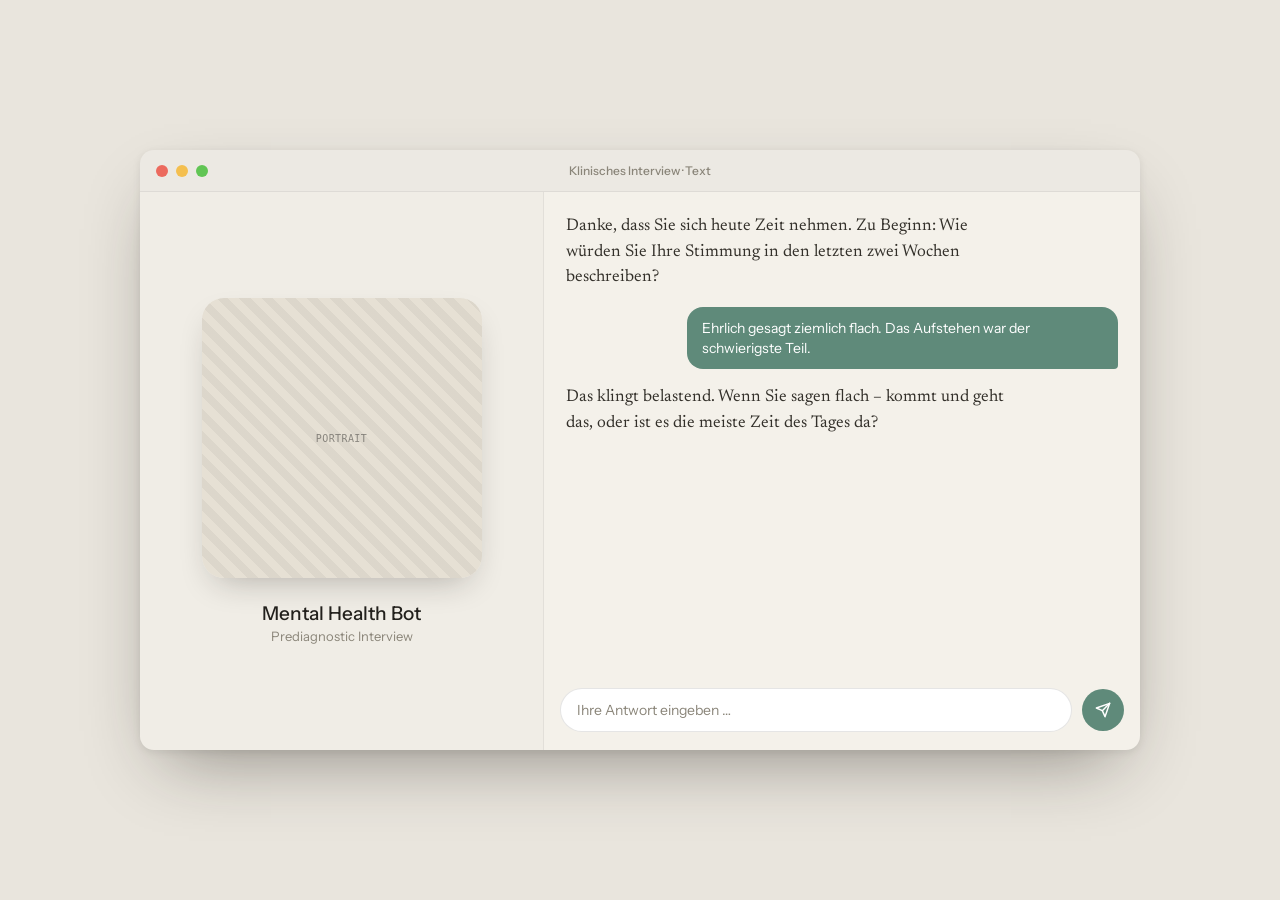
<file: web_interface_new/index.html>
<!DOCTYPE html>
<html lang="de">
<head>
<meta charset="UTF-8">
<meta name="viewport" content="width=device-width, initial-scale=1.0">
<title>Klinisches Interview</title>

<!-- Schriften: Newsreader (serif, warm) für die Fragen, Instrument Sans für die UI -->
<link rel="preconnect" href="https://fonts.googleapis.com">
<link rel="preconnect" href="https://fonts.gstatic.com" crossorigin>
<link href="https://fonts.googleapis.com/css2?family=Newsreader:opsz,wght@6..72,400;6..72,500&family=Instrument+Sans:wght@400;500;600&display=swap" rel="stylesheet">

<!-- Design -->
<link rel="stylesheet" href="style.css">

<!-- INHALTE: kommt aus der separaten Datei. Dein System ersetzt sie später. -->
<script src="conversation.js"></script>
</head>
<body>

<!-- =========================================================================
     GRUNDGERÜST DES FENSTERS
     Beide Modalitäts-Panels (Text & Sprache) sind vorhanden; das Skript
     unten zeigt je nach Einstellung nur EINES an.
     ========================================================================= -->
<div class="deskwin">

  <!-- Titelleiste -->
  <div class="titlebar">
    <div class="lights"><div class="tl tlr"></div><div class="tl tly"></div><div class="tl tlg"></div></div>
    <div class="wintitle" id="winTitle">Klinisches Interview</div>
  </div>

  <div class="deskbody">

    <!-- LINKS: Embodiment-Bühne (feste Größe). Inhalt füllt das Skript ein. -->
    <div class="stage">
      <div class="slot" id="slot"></div>
      <div class="slotmeta">
        <div class="slotname" id="clinicianName">—</div>
        <div class="slotrole" id="clinicianRole">—</div>
      </div>
    </div>

    <!-- RECHTS: Konversation. Der Chat wird in BEIDEN Modalitäten gezeigt.
         Unten je nach Modalität die passende Leiste. -->
    <div class="convo">
      <div class="chat" id="chat"><!-- Sprechblasen werden eingefügt --></div>

      <!-- Leiste A: TEXT-Modalität -->
      <div class="inputbar" id="inputbar">
        <input class="field" type="text" placeholder="Ihre Antwort eingeben …">
        <button class="send" aria-label="Senden">
          <svg width="16" height="16" viewBox="0 0 24 24" fill="none" stroke="#fff" stroke-width="2.2" stroke-linecap="round" stroke-linejoin="round"><path d="M22 2 11 13"/><path d="M22 2 15 22l-4-9-9-4Z"/></svg>
        </button>
      </div>

      <!-- Leiste B: SPRACH-Modalität — Mikro per KLICK umschalten (kein Halten) -->
      <div class="micbar" id="micbar" style="display:none">
        <button class="mictoggle" id="micBtn">
          <span class="miccircle">
            <svg width="14" height="14" viewBox="0 0 24 24" fill="none" stroke="#fff" stroke-width="2" stroke-linecap="round" stroke-linejoin="round"><rect x="9" y="2" width="6" height="12" rx="3"/><path d="M5 10a7 7 0 0 0 14 0"/><path d="M12 17v4"/></svg>
          </span>
          <span id="micLabel">Zum Sprechen klicken</span>
        </button>
      </div>
    </div>
  </div>

  <!-- FORSCHER-OVERLAY: mit  Cmd/Strg + Shift + R  ein-/ausblenden -->
  <div class="ovpanel hidden" id="overlay">
    <div class="ovhd"><span class="ovtitle">Forscher</span><span class="ovkbd">⌘/Strg ⇧ R</span></div>

    <!-- FAKTOR 1: Embodiment -->
    <div class="ovgroup">
      <div class="ovglabel">Embodiment</div>
      <div class="seg" id="embSeg">
        <button class="segbtn" data-emb="logo">Logo</button>
        <button class="segbtn" data-emb="picture">Bild</button>
        <button class="segbtn" data-emb="video">Video</button>
        <button class="segbtn" data-emb="avatar">Avatar</button>
      </div>
    </div>

    <!-- FAKTOR 2: Modalität -->
    <div class="ovgroup">
      <div class="ovglabel">Modalität</div>
      <div class="tog" id="modTog">
        <button class="togbtn" data-mod="text">Text</button>
        <button class="togbtn" data-mod="speech">Sprache</button>
      </div>
    </div>

    <!-- Transkript-Log (nur für Forschende) -->
    <div class="ovgroup">
      <div class="ovglabel">Transkript-Log</div>
      <div class="log" id="log"></div>
    </div>
  </div>
</div>

<!-- =========================================================================
     RENDER-LOGIK
     Liest window.CONVERSATION (aus conversation.js). Fehlt die Datei, wird der
     eingebaute Beispieltext genutzt, damit das Layout testbar bleibt.
     >>> Als Forscher musst du hier normalerweise NICHTS ändern – Inhalte und
         Bedingungen steuerst du über conversation.js bzw. das Overlay. <<<
     ========================================================================= -->
<script>
(function () {
  "use strict";

  /* --- Not-Beispieltext, falls conversation.js fehlt -------------------- */
  const FALLBACK = {
    clinicianName: "Dr. Maren Vos",
    clinicianRole: "Klinisches Interview · Aufnahme",
    embodiment: "picture", pictureSrc: "", videoSrc: "",
    modality: "text",
    clinicianTyping: true,
    clinicianSpeaking: false, userRecording: false, liveTranscript: "", spokenChars: null,
    messages: [
      { role: "clinician", text: "Danke, dass Sie sich heute Zeit nehmen. Wie würden Sie Ihre Stimmung in den letzten zwei Wochen beschreiben?" },
      { role: "user",      text: "Ehrlich gesagt ziemlich flach." },
      { role: "clinician", text: "Das klingt belastend. Ist das die meiste Zeit des Tages da?" }
    ]
  };

  const cfg = window.CONVERSATION || FALLBACK;
  if (!window.CONVERSATION) {
    window.CONVERSATION = cfg;
  }

  /* --- Baut den Inhalt des Embodiment-Kastens je Bedingung -------------- */
  function embodimentHTML() {
    switch (cfg.embodiment) {
      case "logo":
        return '<div class="logofill"><div class="logoglyph"></div></div>';
      case "avatar":
        return '<div class="avatarfill"><div class="avhead"></div><div class="avbody"></div></div>';
      case "picture":
        return cfg.pictureSrc
          ? '<img class="fill embimg" src="' + cfg.pictureSrc + '" alt="Klinikerin">'
          : '<div class="ph"><span class="phlabel">Portrait</span></div>';
      case "video":
        var v = cfg.videoSrc
          ? '<video class="fill embimg" src="' + cfg.videoSrc + '" autoplay muted loop playsinline></video>'
          : '<div class="ph"><span class="phlabel">Video</span></div>';
        return v +
          '<div class="livebadge"><span class="livedot"></span>LIVE</div>' +
          '<div class="wave">' +
            '<span class="wbar" style="height:8px"></span><span class="wbar" style="height:18px;animation-delay:.1s"></span>' +
            '<span class="wbar" style="height:12px;animation-delay:.2s"></span><span class="wbar" style="height:22px;animation-delay:.15s"></span>' +
            '<span class="wbar" style="height:9px;animation-delay:.05s"></span></div>';
      default:
        return '<div class="ph"><span class="phlabel">?</span></div>';
    }
  }

  /* --- Zeichnet die gesamte Oberfläche neu ------------------------------ */
  function render() {
    // Kopf
    document.getElementById("clinicianName").textContent = cfg.clinicianName;
    document.getElementById("clinicianRole").textContent = cfg.clinicianRole;
    document.getElementById("winTitle").textContent =
      "Klinisches Interview · " + (cfg.modality === "speech" ? "Sprache" : "Text");

    // Embodiment
    document.getElementById("slot").innerHTML = embodimentHTML();

    // Modalität: passende Bodenleiste zeigen (Chat ist in BEIDEN sichtbar)
    const isSpeech = cfg.modality === "speech";
    document.getElementById("inputbar").style.display = isSpeech ? "none" : "flex";
    document.getElementById("micbar").style.display   = isSpeech ? "flex" : "none";

    // Chat-Blasen (in BEIDEN Modalitäten). In der Sprach-Modalität wird die
    // Sprachausgabe des LLM ebenso als Text gezeigt wie die transkribierte
    // (auch live mitgeschriebene) Eingabe der teilnehmenden Person.
    const chat = document.getElementById("chat");

    // Schnellpfad während der Sprachausgabe: NICHT das Chat-DOM neu aufbauen,
    // sonst starten die "spricht gerade"-Balken bei jedem render()-Tick (alle
    // 50 ms) ihre CSS-Animation neu und wirken dadurch eingefroren. Wir
    // aktualisieren nur den bereits gesprochenen Text der bestehenden Blase.
    const lastMsg = cfg.messages[cfg.messages.length - 1];
    const spk = chat.querySelector(".bqspk:last-child");
    if (isSpeech && cfg.clinicianSpeaking && spk && lastMsg && lastMsg.role === "clinician"
        && spk.dataset.msg === lastMsg.text) {
      const el = spk.querySelector(".bq");
      const shown = (cfg.spokenChars == null) ? lastMsg.text : lastMsg.text.slice(0, cfg.spokenChars);
      el.textContent = shown;
      if (cfg.spokenChars != null && cfg.spokenChars < lastMsg.text.length) {
        el.insertAdjacentHTML("beforeend", '<span class="caret"></span>');
      }
      chat.scrollTop = chat.scrollHeight;
      return;
    }
    
    chat.innerHTML = "";
    cfg.messages.forEach(function (m, i) {
      const isLast = i === cfg.messages.length - 1;
      if (isSpeech && m.role === "clinician" && isLast && cfg.clinicianSpeaking) {
        // LLM spricht gerade -> Blase mit "spricht gerade"-Balken statt Punkt,
        // Text SYNCHRON zum Ton (nur bereits gesprochene Zeichen).
        chat.insertAdjacentHTML("beforeend",
          '<div class="bqspk">' +
          '<span class="speakbars"><i></i><i></i><i></i><i></i></span>' +
          '<span class="bq" style="font-size:16px"></span></div>');
        chat.querySelector(".bqspk:last-child").dataset.msg = m.text;
        var shown = (cfg.spokenChars == null) ? m.text : m.text.slice(0, cfg.spokenChars);
        var el = chat.querySelector(".bqspk:last-child .bq");
        el.textContent = shown;
        if (cfg.spokenChars != null && cfg.spokenChars < m.text.length) {
          el.insertAdjacentHTML("beforeend", '<span class="caret"></span>');
        }
      } else {
        const b = document.createElement("div");
        b.className = m.role === "user" ? "ba" : "bq";
        b.textContent = m.text;
        chat.appendChild(b);
      }
    });

    if (isSpeech) {
      // Live mitgeschriebene Eingabe während der Aufnahme
      if (cfg.userRecording && cfg.liveTranscript) {
        const lb = document.createElement("div");
        lb.className = "livebubble";
        lb.textContent = cfg.liveTranscript;
        lb.insertAdjacentHTML("beforeend", '<span class="caret"></span>');
        chat.appendChild(lb);
      }
      // Mikro-Button-Zustand
      const btn = document.getElementById("micBtn");
      if (btn) {
        btn.classList.toggle("rec", !!cfg.userRecording);
        const disabled = cfg.processingResponse;
        btn.disabled = disabled;
        btn.classList.toggle("disabled", disabled);
        btn.style.pointerEvents = disabled ? "none" : "auto";
        document.getElementById("micLabel").textContent =
          cfg.processingResponse ? "Bitte warten…" : (cfg.userRecording ? "Aufnahme … zum Stoppen klicken" : "Zum Sprechen klicken");
      }
      if ((cfg.clinicianTyping || cfg.processingResponse) && !cfg.userRecording) {
        chat.insertAdjacentHTML("beforeend",
          '<div class="typing"><span class="dot"></span><span class="dot"></span><span class="dot"></span></div>');
      }
    } else if (cfg.clinicianTyping) {
      // Text-Modalität: "tippt …"-Punkte
      chat.insertAdjacentHTML("beforeend",
        '<div class="typing"><span class="dot"></span><span class="dot"></span><span class="dot"></span></div>');
    }
    chat.scrollTop = chat.scrollHeight;

    // Transkript-Log (immer – auch in der Sprach-Bedingung, nur für Forschende)
    const log = document.getElementById("log");
    log.innerHTML = cfg.messages.map(function (m) {
      const who = m.role === "user" ? "P01" : "LLM";
      return '<div class="logrow"><b>' + who + '</b> ' + m.text + '</div>';
    }).join("");

    // aktive Buttons im Overlay markieren
    document.querySelectorAll("#embSeg .segbtn").forEach(function (btn) {
      btn.classList.toggle("on", btn.dataset.emb === cfg.embodiment);
    });
    document.querySelectorAll("#modTog .togbtn").forEach(function (btn) {
      btn.classList.toggle("on", btn.dataset.mod === cfg.modality);
    });
  }

  /* --- Overlay-Bedienung (Forscher) ------------------------------------- */
  // Tastenkürzel zum Ein-/Ausblenden
  document.addEventListener("keydown", function (e) {
    if ((e.metaKey || e.ctrlKey) && e.shiftKey && (e.key === "R" || e.key === "r")) {
      e.preventDefault();
      document.getElementById("overlay").classList.toggle("hidden");
    }
  });
  // Embodiment / Modalität live umschalten (zum Testen der Bedingungen)
  document.getElementById("embSeg").addEventListener("click", function (e) {
    const b = e.target.closest("[data-emb]"); if (!b) return;
    cfg.embodiment = b.dataset.emb; render();
  });
  document.getElementById("modTog").addEventListener("click", function (e) {
    const b = e.target.closest("[data-mod]"); if (!b) return;
    cfg.modality = b.dataset.mod; render();
  });
  // Mikro per Klick umschalten (Sprach-Modalität, PC-tauglich).
  // >>> HIER hängst du deine Aufnahme an: bei Start MediaRecorder starten und den
  //     STT-Text laufend in cfg.liveTranscript schreiben + render(); bei Stopp die
  //     fertige Eingabe an dein Flask-Backend senden (analog sendChatMessage). <<<
  var micBtn = document.getElementById("micBtn");
  if (micBtn) micBtn.addEventListener("click", function () {
    if (cfg.processingResponse) {
      return;
    }
    cfg.userRecording = !cfg.userRecording;
    if (typeof window.onMicToggle === "function") window.onMicToggle(cfg.userRecording);
    render();
  });

  window.render = render;
  window.setupTextInput = setupTextInput;

  setupTextInput();
  render();
})();
</script>
</body>
</html>
</file>
<file: web_interface_new/style.css>
/* =============================================================================
   style.css  —  Design & Animationen des Interview-Interfaces
   =============================================================================
   AUFBAU:
     1) :root  -> ALLE "Regler" (Farben, Größen, Radien). Hier stellst du ein.
     2) Grundgerüst / Fenster
     3) Embodiment-Bühne (feste Größe in JEDER Bedingung!)
     4) Text-Modalität (Chat)
     5) Sprach-Modalität (Kugel, Aufnahme-Button)
     6) Forscher-Overlay
     7) Animationen (@keyframes)
   ============================================================================= */

/* 1) ======================  REGLER — HIER ÄNDERN  ==========================
   Alles unten nutzt diese Variablen. Eine Änderung hier wirkt überall.       */
:root{
  /* Akzentfarbe (Sprechblasen, Sprach-Kugel, Buttons, aktive Zustände) */
  --accent:      #5f8a7a;   /* Sage. Alternativen: #4f79bd Blau · #c07a56 Terrakotta · #5f7385 Schiefer */
  --accent-ink:  #4a6e60;   /* dunklere Variante (Hover) */

  /* Flächen & Text (Stimmung/„mood") */
  --paper:  #f4f1ea;        /* Oberfläche der hellen Screens. Kühler: #eef1f4 · neutraler: #f0efec */
  --ink:    #23211d;        /* Textfarbe */
  --muted:  #8a8579;        /* Nebentext (Rollen, Zeitstempel) */
  --page:   #e9e5dd;        /* Hintergrund hinter dem Fenster */

  /* Größen (Layout) */
  --win-width:   1000px;    /* Fensterbreite */
  --win-height:  600px;     /* Fensterhöhe */
  --stage-width: 404px;     /* Breite der Embodiment-Bühne (bleibt fix -> vergleichbar) */
  --slot-size:   280px;     /* Kantenlänge des Embodiment-Kastens */
  --radius:      22px;      /* Rundung des Embodiment-Kastens */

  /* Schrift der Klinikerin-Fragen: 'Newsreader' = warm/serif, 'Instrument Sans' = klinisch */
  --clinician-font: 'Newsreader', Georgia, serif;
}

/* 2) ============================  GRUNDGERÜST  ============================= */
*{ box-sizing: border-box; }
body{
  margin:0;
  min-height:100vh;
  display:grid; place-items:center;        /* Fenster zentrieren */
  background:var(--page);
  font-family:'Instrument Sans', system-ui, sans-serif;
  color:var(--ink);
}
a{ color:var(--accent); } a:hover{ color:var(--accent-ink); }

/* Desktop-Fenster */
.deskwin{
  position:relative;                        /* Bezug für das Overlay */
  width:var(--win-width); height:var(--win-height);
  background:var(--paper);
  border-radius:14px; overflow:hidden;
  box-shadow:0 30px 70px -24px rgba(30,26,20,.45), 0 2px 8px rgba(0,0,0,.08);
}
.titlebar{
  height:42px; display:flex; align-items:center; padding:0 16px;
  background:rgba(0,0,0,.03); border-bottom:1px solid rgba(0,0,0,.06);
  position:relative;
}
.lights{ display:flex; gap:8px; }
.tl{ width:12px; height:12px; border-radius:50%; }
.tlr{ background:#ec6a5e; } .tly{ background:#f4bf4f; } .tlg{ background:#61c554; }
.wintitle{
  position:absolute; left:0; right:0; text-align:center;
  font:500 12px 'Instrument Sans',sans-serif; color:var(--muted);
  pointer-events:none;
}
.deskbody{ display:flex; height:calc(var(--win-height) - 42px); }

/* 3) ======================  EMBODIMENT-BÜHNE  =============================
   Feste Breite + fester Kasten -> in Logo/Bild/Video/Avatar identisch groß. */
.stage{
  width:var(--stage-width); flex:none;
  display:flex; flex-direction:column; align-items:center; justify-content:center; gap:24px;
  border-right:1px solid rgba(0,0,0,.06);
  background:rgba(0,0,0,.015);
}
.slot{
  width:var(--slot-size); height:var(--slot-size);
  border-radius:var(--radius); overflow:hidden; position:relative;
  box-shadow:0 14px 34px -14px rgba(30,26,20,.32);
}
.slotmeta{ text-align:center; }
.slotname{ font:500 19px 'Instrument Sans',sans-serif; }
.slotrole{ font:400 13px 'Instrument Sans',sans-serif; color:var(--muted); margin-top:3px; }

/* Inhalt des Kastens je Bedingung */
.fill{ width:100%; height:100%; }
.embimg{ object-fit:cover; }              /* für <img>/<video> */

/* Logo */
.logofill{ background:color-mix(in srgb,var(--paper) 82%,#000); display:grid; place-items:center; }
.logoglyph{ width:104px; height:104px; border-radius:50%; background:var(--accent); position:relative; }
.logoglyph:after{ content:""; position:absolute; inset:30px 0 30px 46px; border-radius:50%;
  background:color-mix(in srgb,var(--paper) 82%,#000); }

/* Avatar (einfache stilisierte Figur aus Grundformen) */
.avatarfill{ background:radial-gradient(circle at 50% 32%,#e2efe9,#c9e0d5);
  display:flex; flex-direction:column; align-items:center; justify-content:flex-end; overflow:hidden; }
.avhead{ width:100px; height:100px; border-radius:50%;
  background:color-mix(in srgb,var(--accent) 82%,#fff); margin-bottom:-8px; }
.avbody{ width:168px; height:84px; border-radius:90px 90px 0 0; background:var(--accent); }

/* Platzhalter (wenn Bild/Video-Quelle fehlt) */
.ph{ width:100%; height:100%;
  background-color:#e6e0d4;
  background-image:repeating-linear-gradient(45deg,rgba(0,0,0,.045) 0 8px,transparent 8px 16px);
  display:grid; place-items:center; }
.phlabel{ font:500 10px ui-monospace,Menlo,monospace; letter-spacing:.04em; text-transform:uppercase;
  color:rgba(0,0,0,.4); }
/* Live-Badge + Wellenform für Video */
.livebadge{ position:absolute; top:12px; left:12px; display:flex; align-items:center; gap:6px;
  background:rgba(0,0,0,.55); color:#fff; padding:4px 9px; border-radius:20px;
  font:600 9px ui-monospace,Menlo,monospace; letter-spacing:.08em; }
.livebadge .livedot{ background:#e86a54; }
.wave{ position:absolute; bottom:14px; left:0; right:0; display:flex; align-items:flex-end;
  justify-content:center; gap:3px; height:26px; }
.wbar{ width:3px; background:rgba(255,255,255,.85); border-radius:2px; animation:wave 1s ease-in-out infinite; }

/* 4) ==========================  TEXT-MODALITÄT  =========================== */
.convo{ flex:1; display:flex; flex-direction:column; min-width:0; }
.chat{ flex:1; padding:22px 22px 8px; display:flex; flex-direction:column; gap:16px; overflow-y:auto; }
/* Frage/Antwort des LLM (Klinikerin) */
.bq{ align-self:flex-start; max-width:82%; color:#33302a;
  font-family:var(--clinician-font); font-size:17px; line-height:1.5; }
/* Antwort der teilnehmenden Person */
.ba{ align-self:flex-end; max-width:78%; background:var(--accent); color:#fff;
  padding:11px 15px; border-radius:16px 16px 4px 16px;
  font:400 14px/1.45 'Instrument Sans',sans-serif; }
/* „tippt …" – Denk-Punkte */
.typing{ align-self:flex-start; display:flex; gap:5px; padding:6px 2px; }
.dot{ width:7px; height:7px; border-radius:50%; background:#c3bdae; animation:bounce 1.3s infinite; }
.dot:nth-child(2){ animation-delay:.18s; } .dot:nth-child(3){ animation-delay:.36s; }
/* Eingabezeile */
.inputbar{ display:flex; align-items:center; gap:10px; padding:14px 16px 18px; }
.field{ flex:1; background:#fff; border:1px solid rgba(0,0,0,.1); border-radius:22px;
  padding:12px 16px; font:400 14px 'Instrument Sans',sans-serif; color:var(--ink); }
.field::placeholder{ color:var(--muted); }
.send{ width:42px; height:42px; border-radius:50%; background:var(--accent);
  display:grid; place-items:center; flex:none; border:none; cursor:pointer; }

/* 5) =========================  SPRACH-MODALITÄT  =========================
   Absichtlich KEIN Gesprächstext für die teilnehmende Person.               */
/* "spricht gerade"-Anzeige (kleine schwingende Balken) */
.speakbars{ display:inline-flex; align-items:flex-end; gap:2px; height:12px; }
.speakbars i{ width:2.5px; background:var(--accent); border-radius:2px; animation:veq .9s ease-in-out infinite; }
.speakbars i:nth-child(2){ animation-delay:.15s; }
.speakbars i:nth-child(3){ animation-delay:.3s; }
.speakbars i:nth-child(4){ animation-delay:.45s; }
/* LLM-Blase, während gesprochen wird: Balken vorangestellt */
.bqspk{ display:inline-flex; align-items:center; gap:9px; align-self:flex-start;
  background:rgba(0,0,0,.04); border-radius:14px; padding:8px 13px; }
/* Live mitgeschriebene User-Eingabe (während der Aufnahme) */
.livebubble{ align-self:flex-end; max-width:78%;
  background:color-mix(in srgb,var(--accent) 22%,transparent);
  border:1px dashed var(--accent); color:var(--ink);
  padding:11px 15px; border-radius:16px 16px 4px 16px;
  font:400 14px/1.45 'Instrument Sans',sans-serif; }
.caret{ display:inline-block; width:2px; height:1em; background:var(--accent);
  margin-left:1px; vertical-align:-2px; animation:blink 1s steps(1) infinite; }
/* Mikro-Leiste + Umschalt-Button (Klick statt Halten – PC-tauglich) */
.micbar{ display:flex; align-items:center; justify-content:center; gap:14px; padding:14px 16px 20px; }
.mictoggle{ display:inline-flex; align-items:center; gap:11px; padding:12px 22px 12px 16px;
  border-radius:26px; background:var(--accent); color:#fff; border:none; cursor:pointer;
  font:600 13px 'Instrument Sans',sans-serif; }
.mictoggle.disabled, .mictoggle:disabled{ opacity:0.6; cursor:not-allowed; }
.mictoggle.rec{ background:#e86a54; animation:rec 1.8s infinite; }
.miccircle{ width:22px; height:22px; border-radius:50%; display:grid; place-items:center;
  background:rgba(255,255,255,.22); }
.mictoggle.rec .miccircle:after{ content:""; width:9px; height:9px; border-radius:2px; background:#fff; }

/* 6) =========================  FORSCHER-OVERLAY  =========================
   Ein-/ausblenden mit  Cmd/Strg + Shift + R  (siehe index.html).            */
.ovpanel{
  position:absolute; right:18px; bottom:18px; width:304px;
  background:rgba(24,22,19,.94); backdrop-filter:blur(10px);
  border:1px solid rgba(255,255,255,.09); border-radius:18px;
  padding:18px 18px 20px; color:#efe9df;
  box-shadow:0 20px 40px -12px rgba(0,0,0,.6);
}
.ovpanel.hidden{ display:none; }             /* per Tastenkürzel umgeschaltet */
.ovhd{ display:flex; align-items:center; gap:8px; margin-bottom:16px; }
.ovtitle{ font:600 11px ui-monospace,Menlo,monospace; letter-spacing:.1em; text-transform:uppercase;
  color:color-mix(in srgb,var(--accent) 55%,#fff); }
.ovkbd{ margin-left:auto; font:500 9px ui-monospace,Menlo,monospace; color:#7c766b;
  border:1px solid rgba(255,255,255,.14); border-radius:5px; padding:3px 6px; }
.ovgroup{ margin-bottom:15px; } .ovgroup:last-child{ margin-bottom:0; }
.ovglabel{ font:400 10px 'Instrument Sans',sans-serif; color:#9c9689; margin-bottom:7px; }
.seg{ display:flex; gap:5px; }
.segbtn{ flex:1; display:flex; flex-direction:column; align-items:center; gap:5px; padding:9px 4px;
  background:rgba(255,255,255,.05); border:1px solid rgba(255,255,255,.08); border-radius:9px;
  font:500 10px 'Instrument Sans',sans-serif; color:#c7c1b6; cursor:pointer; }
.segbtn.on{ background:color-mix(in srgb,var(--accent) 30%,transparent);
  border-color:var(--accent); color:#fff; }
.tog{ display:flex; gap:5px; }
.togbtn{ flex:1; text-align:center; padding:9px; background:rgba(255,255,255,.05);
  border:1px solid rgba(255,255,255,.08); border-radius:9px;
  font:500 11px 'Instrument Sans',sans-serif; color:#c7c1b6; cursor:pointer; }
.togbtn.on{ background:color-mix(in srgb,var(--accent) 30%,transparent);
  border-color:var(--accent); color:#fff; }
/* Transkript-Log (sieht nur der/die Forschende – auch in der Sprach-Bedingung) */
.log{ background:rgba(0,0,0,.3); border-radius:9px; padding:10px 11px; max-height:96px; overflow-y:auto; }
.logrow{ font:400 10.5px/1.5 ui-monospace,Menlo,monospace; color:#8a8579; }
.logrow b{ color:color-mix(in srgb,var(--accent) 55%,#fff); font-weight:600; }

/* 7) ============================  ANIMATIONEN  ============================ */
@keyframes blink { 0%,100%{opacity:1} 50%{opacity:.3} }                          /* Live-Punkt */
@keyframes bounce{ 0%,60%,100%{transform:translateY(0)} 30%{transform:translateY(-5px)} } /* Denk-Punkte */
@keyframes breathe{ 0%,100%{transform:scale(1)} 50%{transform:scale(1.05)} }     /* Kugel atmet */
@keyframes expand { 0%{transform:scale(1);opacity:.6} 100%{transform:scale(1.9);opacity:0} } /* Ringe */
@keyframes rec    { 0%{box-shadow:0 0 0 0 rgba(232,106,84,.5)}
                    70%{box-shadow:0 0 0 16px rgba(232,106,84,0)}
                    100%{box-shadow:0 0 0 0 rgba(232,106,84,0)} }                 /* Aufnahme pulsiert */
@keyframes wave   { 0%,100%{transform:scaleY(.4)} 50%{transform:scaleY(1)} }     /* Wellenform */
@keyframes veq    { 0%,100%{height:3px} 50%{height:12px} }

.livedot{ width:7px; height:7px; border-radius:50%; background:var(--accent); animation:blink 2s infinite; }
.stat{ margin-left:auto; display:flex; align-items:center; gap:6px;
  font:500 11px ui-monospace,Menlo,monospace; color:var(--accent); }
</file>
